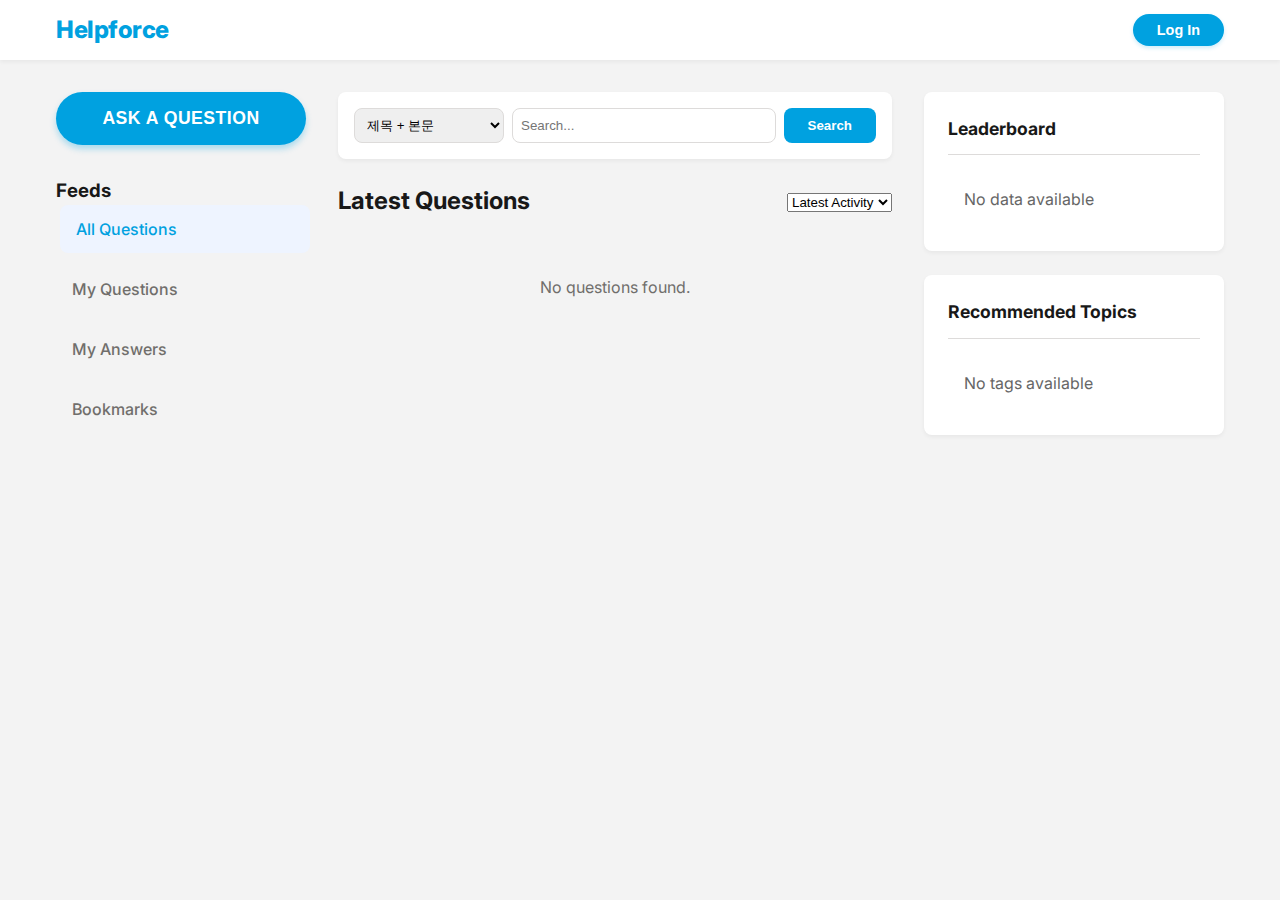
<file: index.html>
<!DOCTYPE html>
<html lang="ko">

<head>
    <meta charset="UTF-8">
    <meta name="viewport" content="width=device-width, initial-scale=1.0">
    <title>Q&A Feed</title>
    <link rel="preconnect" href="https://fonts.googleapis.com">
    <link rel="preconnect" href="https://fonts.gstatic.com" crossorigin>
    <link href="https://fonts.googleapis.com/css2?family=Inter:wght@400;500;600;700&display=swap" rel="stylesheet">
    <link rel="stylesheet" href="styles.css">
</head>

<body>
    <div id="app">
        <!-- Header -->
        <header class="main-header">
            <div class="header-container">
                <div class="logo">Helpforce</div>
                <div class="user-profile" id="user-profile-container">
                    <!-- Profile will be rendered by JavaScript -->
                </div>
            </div>
        </header>

        <!-- Main Layout -->
        <main class="main-layout">
            <!-- Sidebar Left (Filters/Nav) -->
            <aside class="sidebar-left">
                <button id="ask-question-btn" class="btn-primary">Ask a Question</button>
                <div class="filters">
                    <h3>Feeds</h3>
                    <ul>
                        <li><a href="#" class="active" data-filter="all">All Questions</a></li>
                        <li><a href="#" data-filter="my-questions">My Questions</a></li>
                        <li><a href="#" data-filter="my-answers">My Answers</a></li>
                        <li><a href="#" data-filter="bookmarks">Bookmarks</a></li>
                    </ul>
                </div>
            </aside>

            <!-- Feed Content -->
            <section class="feed-container">
                <!-- Search Section -->
                <div class="search-container">
                    <div class="search-box">
                        <select id="search-scope">
                            <option value="content">제목 + 본문</option>
                            <option value="title">제목</option>
                            <option value="body">본문</option>
                        </select>
                        <input type="text" id="search-input" placeholder="Search...">
                        <button id="search-btn">Search</button>
                    </div>
                </div>

                <div class="feed-header">
                    <h2>Latest Questions</h2>
                    <div class="sort-options">
                        <select id="sort-select">
                            <option value="latest">Latest Activity</option>
                            <option value="newest">Newest</option>
                            <option value="votes">Most Votes</option>
                        </select>
                    </div>
                </div>
                <div id="feed-list" class="feed-list">
                    <!-- Feed Items will be injected here -->
                </div>

                <!-- Question Detail View (Hidden by default) -->
                <div id="question-detail" class="question-detail hidden">
                    <button id="back-to-feed" class="btn-secondary" style="margin-bottom: 1rem;">&larr; Back to
                        Feed</button>
                    <div id="detail-content"></div>
                </div>
            </section>

            <!-- Sidebar Right (Trending/Stats) -->
            <aside class="sidebar-right">
                <div class="widget">
                    <h3>Leaderboard</h3>
                    <div id="leaderboard-list" class="leaderboard-list">
                        <!-- Leaderboard items injected here -->
                    </div>
                </div>

                <div class="widget">
                    <h3>Recommended Topics</h3>
                    <div id="recommended-topics-list" class="topic-list">
                        <!-- Topics injected here -->
                    </div>
                </div>
            </aside>
        </main>
    </div>

    <!-- Modals -->
    <div id="question-modal" class="modal hidden">
        <div class="modal-content">
            <span class="close-modal">&times;</span>
            <h2>Ask a Question</h2>
            <form id="question-form">
                <div class="form-group">
                    <label for="q-title">Title</label>
                    <input type="text" id="q-title" placeholder="What's your question?" required>
                </div>
                <div class="form-group">
                    <label for="q-body">Details</label>
                    <textarea id="q-body" rows="5" placeholder="Provide more details..." required></textarea>
                </div>
                <div class="form-group">
                    <label for="q-file" class="file-attachment-label"
                        style="cursor: pointer; display: inline-flex; align-items: center; gap: 0.5rem; color: var(--primary-color); font-weight: 500;">
                        <span>📎</span> Add Image (JPG, PNG)
                        <input type="file" id="q-file" accept=".jpg,.jpeg,.png" style="display: none;">
                    </label>
                    <div id="q-file-name" style="font-size: 0.9rem; color: var(--text-secondary); margin-top: 0.25rem;">
                    </div>
                    <img id="q-preview-img" class="preview-image" alt="Image Preview">
                </div>
                <div class="form-group">
                    <label for="q-tags">Role (Optional)</label>
                    <select id="q-tags">
                        <option value="" disabled selected>Select a role...</option>
                        <option value="Administrator">Administrator</option>
                        <option value="Architect">Architect</option>
                        <option value="Business Analyst">Business Analyst</option>
                        <option value="Consultant">Consultant</option>
                        <option value="Customer Service Professional">Customer Service Professional</option>
                        <option value="Data Analyst">Data Analyst</option>
                        <option value="Developer">Developer</option>
                        <option value="Marketer">Marketer</option>
                        <option value="Not Applicable">Not Applicable</option>
                        <option value="Sales Professional">Sales Professional</option>
                        <option value="UX Designer">UX Designer</option>
                    </select>
                    <div id="selected-roles-container" class="selected-roles-container"></div>
                </div>
                <div class="form-actions">
                    <button type="button" class="btn-secondary close-modal-btn">Cancel</button>
                    <button type="submit" id="post-question-btn" class="btn-primary" disabled>Post Question</button>
                </div>
            </form>
        </div>
    </div>

    <!-- Answer Edit Modal -->
    <div id="answer-edit-modal" class="modal hidden">
        <div class="modal-content">
            <span class="close-modal close-answer-edit">&times;</span>
            <h2>Edit Answer</h2>
            <form id="answer-edit-form">
                <div class="form-group">
                    <label for="edit-answer-body">Details</label>
                    <textarea id="edit-answer-body" rows="5" required></textarea>
                </div>
                <div class="file-attachment-ui">
                    <span>File Attachment (JPG, PNG)</span>
                </div>
                <div class="form-actions">
                    <button type="button" class="btn-secondary close-answer-edit-btn">Cancel</button>
                    <button type="submit" class="btn-primary">Save</button>
                </div>
            </form>
        </div>
    </div>

    <!-- Confirmation Modal -->
    <div id="confirm-modal" class="confirm-modal hidden">
        <div class="confirm-modal-content">
            <h3 class="confirm-modal-title">Delete Question</h3>
            <p class="confirm-modal-message">Are you sure you want to delete this question? This action cannot be
                undone.</p>
            <div class="confirm-modal-actions">
                <button class="btn-cancel" id="confirm-cancel">Cancel</button>
                <button class="btn-delete" id="confirm-delete">Delete</button>
            </div>
        </div>
    </div>

    <script src="api.js"></script>
    <script src="script.js"></script>
</body>

</html>
</file>
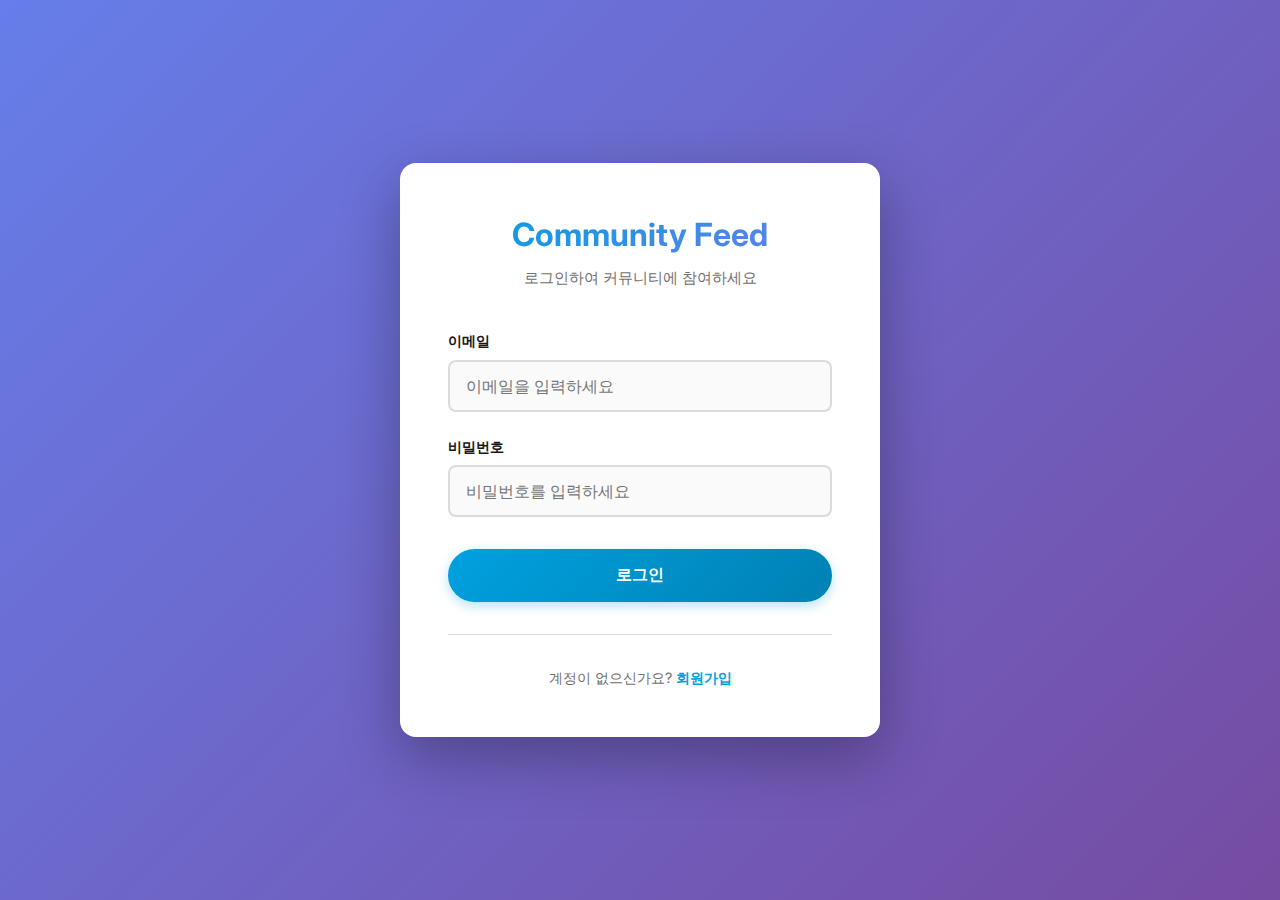
<file: login.html>
<!DOCTYPE html>
<html lang="ko">

<head>
    <meta charset="UTF-8">
    <meta name="viewport" content="width=device-width, initial-scale=1.0">
    <title>로그인 - Community Feed</title>
    <link rel="preconnect" href="https://fonts.googleapis.com">
    <link rel="preconnect" href="https://fonts.gstatic.com" crossorigin>
    <link href="https://fonts.googleapis.com/css2?family=Inter:wght@400;500;600;700&display=swap" rel="stylesheet">
    <link rel="stylesheet" href="auth.css">
</head>

<body>
    <div class="auth-container">
        <div class="auth-card">
            <div class="auth-header">
                <h1 class="auth-logo">Community Feed</h1>
                <p class="auth-subtitle">로그인하여 커뮤니티에 참여하세요</p>
            </div>

            <form id="login-form" class="auth-form">
                <div class="form-group">
                    <label for="email">이메일</label>
                    <input type="email" id="email" name="email" placeholder="이메일을 입력하세요" required>
                </div>

                <div class="form-group">
                    <label for="password">비밀번호</label>
                    <input type="password" id="password" name="password" placeholder="비밀번호를 입력하세요" required>
                </div>

                <button type="submit" class="btn-primary btn-full">로그인</button>
            </form>

            <div class="auth-footer">
                <p>계정이 없으신가요? <a href="signup.html" class="auth-link">회원가입</a></p>
            </div>
        </div>
    </div>

    <script src="api.js"></script>
    <script src="auth.js"></script>
</body>

</html>
</file>
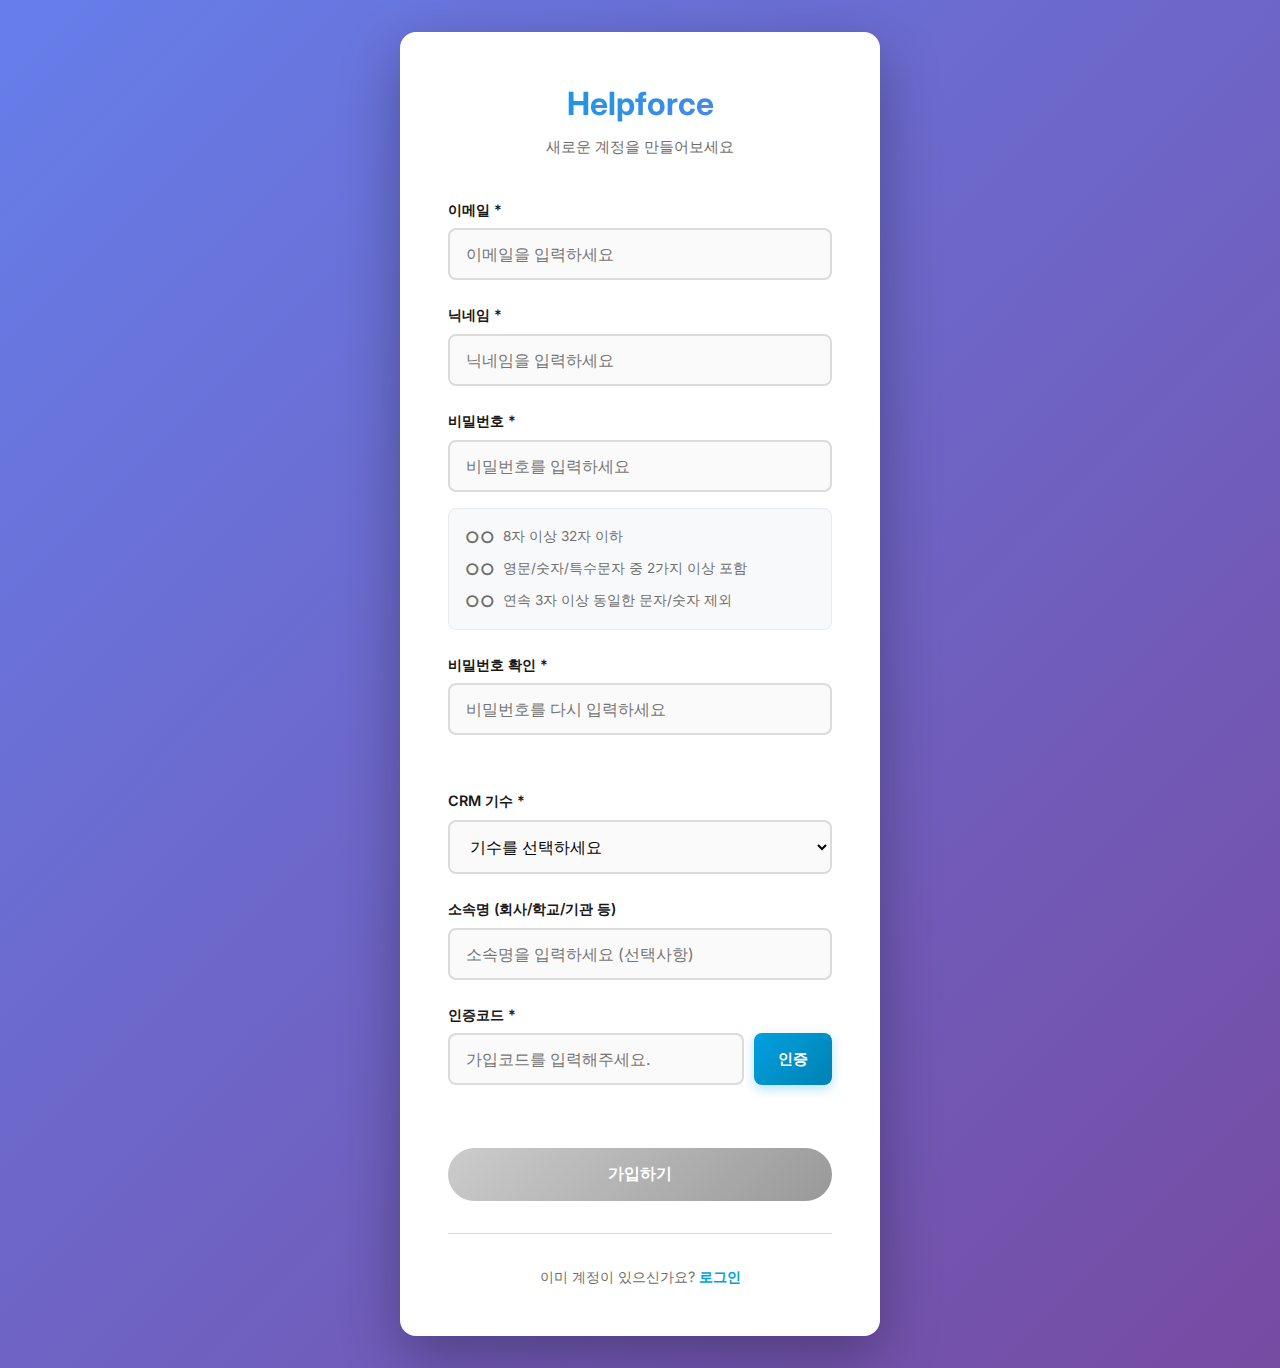
<file: signup.html>
<!DOCTYPE html>
<html lang="ko">

<head>
    <meta charset="UTF-8">
    <meta name="viewport" content="width=device-width, initial-scale=1.0">
    <title>회원가입 - Helpforce</title>
    <link rel="preconnect" href="https://fonts.googleapis.com">
    <link rel="preconnect" href="https://fonts.gstatic.com" crossorigin>
    <link href="https://fonts.googleapis.com/css2?family=Inter:wght@400;500;600;700&display=swap" rel="stylesheet">
    <link rel="stylesheet" href="auth.css">
</head>

<body>
    <div class="auth-container">
        <div class="auth-card">
            <div class="auth-header">
                <h1 class="auth-logo">Helpforce</h1>
                <p class="auth-subtitle">새로운 계정을 만들어보세요</p>
            </div>

            <form id="signup-form" class="auth-form">
                <div class="form-group">
                    <label for="email">이메일 *</label>
                    <input type="email" id="email" name="email" placeholder="이메일을 입력하세요" required>
                </div>

                <div class="form-group">
                    <label for="nickname">닉네임 *</label>
                    <input type="text" id="nickname" name="nickname" placeholder="닉네임을 입력하세요" required>
                </div>

                <div class="form-group">
                    <label for="password">비밀번호 *</label>
                    <input type="password" id="password" name="password" placeholder="비밀번호를 입력하세요" required>
                    <div class="password-requirements">
                        <div class="requirement" id="req-length">
                            <span class="req-icon">○</span>
                            <span class="req-text">8자 이상 32자 이하</span>
                        </div>
                        <div class="requirement" id="req-types">
                            <span class="req-icon">○</span>
                            <span class="req-text">영문/숫자/특수문자 중 2가지 이상 포함</span>
                        </div>
                        <div class="requirement" id="req-consecutive">
                            <span class="req-icon">○</span>
                            <span class="req-text">연속 3자 이상 동일한 문자/숫자 제외</span>
                        </div>
                    </div>
                </div>

                <div class="form-group">
                    <label for="password-confirm">비밀번호 확인 *</label>
                    <input type="password" id="password-confirm" name="password-confirm" placeholder="비밀번호를 다시 입력하세요"
                        required>
                    <div class="validation-message" id="password-match-message"></div>
                </div>

                <div class="form-group">
                    <label for="crm-cohort">CRM 기수 *</label>
                    <select id="crm-cohort" name="crm-cohort" required>
                        <option value="" disabled selected>기수를 선택하세요</option>
                        <option value="1기">1기</option>
                        <option value="2기">2기</option>
                        <option value="3기">3기</option>
                        <option value="4기">4기</option>
                        <option value="5기">5기</option>
                    </select>
                </div>

                <div class="form-group">
                    <label for="affiliation">소속명 (회사/학교/기관 등)</label>
                    <input type="text" id="affiliation" name="affiliation" placeholder="소속명을 입력하세요 (선택사항)">
                </div>

                <div class="form-group">
                    <label for="auth-code">인증코드 *</label>
                    <div style="display: flex; gap: 10px;">
                        <input type="text" id="auth-code" placeholder="가입코드를 입력해주세요." style="flex: 1;">
                        <button type="button" id="verify-code-btn" class="btn-primary"
                            style="width: auto; margin: 0; padding: 0 1.5rem; border-radius: 8px; font-size: 0.95rem;">인증</button>
                    </div>
                    <div class="validation-message" id="auth-code-message"></div>
                </div>

                <button type="submit" class="btn-primary btn-full">가입하기</button>
            </form>

            <div class="auth-footer">
                <p>이미 계정이 있으신가요? <a href="login.html" class="auth-link">로그인</a></p>
            </div>
        </div>
    </div>

    <script src="api.js"></script>
    <script src="auth.js"></script>
</body>

</html>
</file>
<file: styles.css>
﻿:root {
    --primary-color: #00A1E0;
    --primary-hover: #0081b3;
    --bg-color: #F3F3F3;
    --card-bg: #FFFFFF;
    --text-main: #181818;
    --text-secondary: #706e6b;
    --border-color: #dddbda;
    --shadow-sm: 0 2px 4px rgba(0, 0, 0, 0.05);
    --radius-md: 8px;
    --radius-full: 9999px;
    --font-family: 'Inter', sans-serif;
}

* {
    box-sizing: border-box;
    margin: 0;
    padding: 0;
}

body {
    font-family: var(--font-family);
    background-color: var(--bg-color);
    color: var(--text-main);
    line-height: 1.5;
}

/* Layout */
.main-header {
    background-color: var(--card-bg);
    box-shadow: var(--shadow-sm);
    position: sticky;
    top: 0;
    z-index: 100;
    padding: 0.75rem 0;
}

.header-container {
    max-width: 1200px;
    margin: 0 auto;
    padding: 0 1rem;
    display: flex;
    justify-content: space-between;
    align-items: center;
}

.logo {
    font-weight: 800;
    font-size: 1.5rem;
    color: var(--primary-color);
    cursor: pointer;
    letter-spacing: -0.5px;
}

/* User Profile & Dropdown */
.user-profile {
    position: relative;
}

.avatar {
    width: 40px;
    height: 40px;
    border-radius: 50%;
    cursor: pointer;
    border: 2px solid transparent;
    transition: border-color 0.2s;
    object-fit: cover;
}

.avatar:hover {
    border-color: var(--primary-color);
}

.profile-dropdown {
    position: absolute;
    top: calc(100% + 10px);
    right: 0;
    width: 280px;
    background-color: var(--card-bg);
    border-radius: var(--radius-md);
    box-shadow: 0 4px 16px rgba(0, 0, 0, 0.15);
    z-index: 1000;
    overflow: hidden;
    border: 1px solid var(--border-color);
    display: none;
    animation: dropdownFadeIn 0.2s ease-out;
}

@keyframes dropdownFadeIn {
    from {
        opacity: 0;
        transform: translateY(-10px);
    }

    to {
        opacity: 1;
        transform: translateY(0);
    }
}

.profile-dropdown.show {
    display: block;
}

.dropdown-header {
    padding: 1.5rem;
    background: linear-gradient(135deg, #f8f9fa 0%, #e9ecef 100%);
    border-bottom: 1px solid var(--border-color);
    display: flex;
    flex-direction: column;
    align-items: center;
    text-align: center;
}

.dropdown-header .avatar-large {
    width: 64px;
    height: 64px;
    border-radius: 50%;
    margin-bottom: 0.75rem;
    border: 3px solid white;
    box-shadow: 0 2px 8px rgba(0, 0, 0, 0.1);
    object-fit: cover;
}

.dropdown-user-name {
    font-weight: 700;
    font-size: 1.1rem;
    color: var(--text-main);
    margin-bottom: 0.25rem;
}

.dropdown-user-meta {
    font-size: 0.85rem;
    color: var(--text-secondary);
    line-height: 1.4;
}

.dropdown-actions {
    padding: 0.5rem;
}

.dropdown-item {
    display: block;
    padding: 0.75rem 1rem;
    color: var(--text-main);
    text-decoration: none;
    font-weight: 500;
    border-radius: var(--radius-md);
    transition: all 0.2s;
    cursor: pointer;
    font-size: 0.95rem;
}

.dropdown-item:hover {
    background-color: #eef4ff;
    color: var(--primary-color);
}

.dropdown-item.logout {
    color: #c23934;
    border-top: 1px solid var(--border-color);
    margin-top: 0.5rem;
    padding-top: 1rem;
}

.dropdown-item.logout:hover {
    background-color: #fff5f5;
}

.login-btn {
    background-color: var(--primary-color);
    color: white;
    border: none;
    padding: 0.5rem 1.5rem;
    border-radius: var(--radius-full);
    font-weight: 600;
    cursor: pointer;
    font-size: 0.9rem;
    transition: all 0.2s;
    box-shadow: 0 2px 4px rgba(0, 161, 224, 0.2);
}

.login-btn:hover {
    background-color: var(--primary-hover);
    box-shadow: 0 4px 8px rgba(0, 161, 224, 0.3);
    transform: translateY(-1px);
}

.main-layout {
    max-width: 1200px;
    margin: 2rem auto;
    padding: 0 1rem;
    display: grid;
    grid-template-columns: 250px 1fr 300px;
    gap: 2rem;
}

.main-layout.detail-active {
    grid-template-columns: 250px 1fr;
}

/* Sidebar Left */
.sidebar-left .btn-primary {
    width: 100%;
    margin-bottom: 2rem;
    padding: 1rem 1.5rem;
    font-size: 1.1rem;
    font-weight: 700;
    box-shadow: 0 4px 6px rgba(0, 161, 224, 0.3);
    letter-spacing: 0.5px;
    text-transform: uppercase;
}

.filters ul {
    list-style: none;
}

.filters li {
    margin-bottom: 0.75rem;
}

.filters a {
    text-decoration: none;
    color: var(--text-secondary);
    font-weight: 500;
    display: block;
    padding: 0.75rem 1rem;
    border-radius: var(--radius-md);
    transition: all 0.2s;
    font-size: 1rem;
}

.filters a:hover,
.filters a.active {
    background-color: #eef4ff;
    color: var(--primary-color);
    transform: translateX(4px);
}

/* Feed Container */
.feed-header {
    display: flex;
    justify-content: space-between;
    align-items: center;
    margin-bottom: 1.5rem;
}

.feed-list {
    display: flex;
    flex-direction: column;
    gap: 1.5rem;
}

/* Feed Item Card */
.feed-item {
    background-color: var(--card-bg);
    border-radius: var(--radius-md);
    padding: 2rem;
    box-shadow: var(--shadow-sm);
    border: 1px solid transparent;
    transition: all 0.2s;
}

.feed-item:hover {
    border-color: var(--primary-color);
    box-shadow: 0 4px 12px rgba(0, 0, 0, 0.08);
    transform: translateY(-2px);
}

.user-info {
    display: flex;
    align-items: center;
    gap: 0.75rem;
    margin-bottom: 0.75rem;
}

.avatar-sm {
    width: 32px;
    height: 32px;
    border-radius: 50%;
}

.user-name {
    font-weight: 600;
    font-size: 0.9rem;
}

.post-meta {
    font-size: 0.8rem;
    color: var(--text-secondary);
}

.question-title {
    font-size: 1.1rem;
    font-weight: 700;
    margin-bottom: 0.5rem;
    color: var(--text-main);
    text-decoration: none;
    display: block;
}

.question-body {
    margin-bottom: 1rem;
    color: var(--text-main);
    display: -webkit-box;
    -webkit-line-clamp: 3;
    -webkit-box-orient: vertical;
    overflow: hidden;
    line-clamp: 3;
}

.tags {
    display: flex;
    flex-wrap: wrap;
    gap: 0.5rem;
    margin-bottom: 1rem;
}

.tag {
    background-color: #eef4ff;
    color: var(--primary-color);
    padding: 0.25rem 0.75rem;
    border-radius: var(--radius-full);
    font-size: 0.8rem;
    font-weight: 500;
}

.feed-stats {
    display: flex;
    gap: 1.5rem;
    border-top: 1px solid var(--border-color);
    padding-top: 0.75rem;
    font-size: 0.85rem;
    color: var(--text-secondary);
}

.stat-item {
    display: flex;
    align-items: center;
    gap: 0.25rem;
    cursor: pointer;
    transition: color 0.2s;
}

.stat-item:hover {
    color: var(--primary-color);
}

/* Detail View */
.question-detail {
    background-color: var(--card-bg);
    border-radius: var(--radius-md);
    padding: 2rem;
    box-shadow: var(--shadow-sm);
}

.detail-header {
    margin-bottom: 2rem;
    border-bottom: 1px solid var(--border-color);
    padding-bottom: 1.5rem;
}

.detail-title {
    font-size: 1.5rem;
    font-weight: 700;
    margin-bottom: 1rem;
    color: var(--text-main);
}

.detail-body {
    font-size: 1rem;
    line-height: 1.6;
    color: var(--text-main);
    margin-bottom: 1.5rem;
}

.answers-section {
    margin-top: 2rem;
}

.answers-header {
    font-size: 1.25rem;
    font-weight: 600;
    margin-bottom: 1rem;
}

.answer-item {
    border-top: 1px solid var(--border-color);
    padding: 1.5rem 0;
}

.answer-body {
    margin-bottom: 1rem;
}

.accepted-answer {
    border-left: 4px solid #2e844a;
    padding-left: 1rem;
    background-color: #f4fbf6;
}

.accepted-badge {
    background-color: #04844b;
    color: white;
    font-size: 0.75rem;
    padding: 0.25rem 1rem 0.25rem 0.6rem;
    /* Increased right padding */
    border-radius: var(--radius-full);
    display: inline-flex;
    align-items: center;
    gap: 0.35rem;
    font-weight: 600;
    margin-bottom: 0.5rem;
}

/* Sidebar Right */
.sidebar-right {
    display: flex;
    flex-direction: column;
    gap: 1.5rem;
}

.widget {
    background-color: var(--card-bg);
    padding: 1.5rem;
    border-radius: var(--radius-md);
    box-shadow: var(--shadow-sm);
}

.widget h3 {
    font-size: 1.1rem;
    margin-bottom: 1rem;
    font-weight: 700;
    color: var(--text-main);
    border-bottom: 1px solid var(--border-color);
    padding-bottom: 0.75rem;
}

/* Leaderboard Widget */
.leaderboard-list {
    display: flex;
    flex-direction: column;
    gap: 1rem;
}

.leaderboard-item {
    display: flex;
    align-items: center;
    justify-content: space-between;
    padding-bottom: 0.75rem;
    border-bottom: 1px solid #f0f0f0;
}

.leaderboard-item:last-child {
    border-bottom: none;
    padding-bottom: 0;
}

.lb-user-info {
    display: flex;
    align-items: center;
    gap: 0.75rem;
}

.lb-rank {
    font-weight: 700;
    color: var(--text-secondary);
    font-size: 0.9rem;
    width: 20px;
}

.lb-details {
    display: flex;
    flex-direction: column;
}

.lb-name {
    font-weight: 600;
    font-size: 0.95rem;
    color: var(--primary-color);
}

.lb-points {
    font-size: 0.8rem;
    color: var(--text-secondary);
}

.btn-icon-sm {
    background: none;
    border: 1px solid var(--primary-color);
    color: var(--primary-color);
    border-radius: 4px;
    width: 28px;
    height: 28px;
    display: flex;
    align-items: center;
    justify-content: center;
    cursor: pointer;
    transition: all 0.2s;
}

.btn-icon-sm:hover {
    background-color: var(--primary-color);
    color: white;
}

/* Recommended Topics Widget - COMPACT VERSION */
.topic-list {
    display: flex;
    flex-direction: column;
    gap: 0.25rem;
}

.topic-item {
    display: flex;
    align-items: center;
    justify-content: space-between;
    padding: 0.35rem 0.5rem;
    border-bottom: 1px solid #f0f0f0;
    transition: background-color 0.2s;
    border-radius: 4px;
    cursor: pointer;
}

.topic-item:hover {
    background-color: #f3f9ff;
}

.topic-item.active-topic {
    background-color: #eef4ff;
    border-left: 3px solid var(--primary-color);
}

.topic-item:last-child {
    border-bottom: none;
}

.topic-info {
    display: flex;
    align-items: center;
    justify-content: space-between;
    width: 100%;
}

.topic-details {
    display: flex;
    flex-direction: column;
}

.topic-name {
    font-weight: 500;
    font-size: 0.85rem;
    color: var(--text-main);
}

.topic-stats {
    font-size: 0.75rem;
    color: var(--text-secondary);
    background-color: #f0f0f0;
    padding: 0.1rem 0.4rem;
    border-radius: 10px;
}

/* Buttons */
.btn-primary {
    background-color: var(--primary-color);
    color: white;
    border: none;
    padding: 0.75rem 1.5rem;
    border-radius: var(--radius-full);
    font-weight: 600;
    cursor: pointer;
    transition: background-color 0.2s;
}

.btn-primary:hover {
    background-color: var(--primary-hover);
}

.btn-primary:disabled {
    background-color: #c9c7c5;
    cursor: not-allowed;
    opacity: 1;
}

.btn-secondary {
    background-color: transparent;
    color: var(--text-secondary);
    border: 1px solid var(--border-color);
    padding: 0.75rem 1.5rem;
    border-radius: var(--radius-full);
    font-weight: 600;
    cursor: pointer;
}

/* Modal */
.hidden {
    display: none !important;
}

.modal {
    position: fixed;
    top: 0;
    left: 0;
    width: 100%;
    height: 100%;
    background-color: rgba(0, 0, 0, 0.5);
    display: flex;
    justify-content: center;
    align-items: center;
    z-index: 1000;
}

.modal-content {
    background-color: var(--card-bg);
    padding: 2rem;
    border-radius: var(--radius-md);
    width: 100%;
    max-width: 600px;
    position: relative;
}

.close-modal {
    position: absolute;
    top: 1rem;
    right: 1rem;
    font-size: 1.5rem;
    cursor: pointer;
    color: var(--text-secondary);
}

.form-group {
    margin-bottom: 1rem;
}

.form-group label {
    display: block;
    margin-bottom: 0.5rem;
    font-weight: 500;
}

.form-group input,
.form-group textarea,
.form-group select {
    width: 100%;
    padding: 0.75rem;
    border: 1px solid var(--border-color);
    border-radius: var(--radius-md);
    font-family: inherit;
}

.form-actions {
    display: flex;
    justify-content: flex-end;
    gap: 1rem;
    margin-top: 1.5rem;
}

/* Feed Post Actions */
.feed-item-header {
    display: flex;
    justify-content: space-between;
    align-items: flex-start;
    margin-bottom: 0.75rem;
}

.feed-item-actions {
    display: flex;
    gap: 0.5rem;
    align-items: center;
}

.favorite-btn {
    background: none;
    border: 1px solid #dddbda;
    cursor: pointer;
    font-size: 1.25rem;
    width: 32px;
    height: 32px;
    padding: 0;
    transition: all 0.2s;
    color: #706e6b;
    border-radius: 4px;
    display: flex;
    align-items: center;
    justify-content: center;
}

.favorite-btn:hover {
    border-color: #0176D3;
    color: #0176D3;
    background-color: #f3f9ff;
}

.favorite-btn.favorited {
    background-color: #fff;
    border-color: #0176D3;
    color: #0176D3;
}

.post-menu-btn {
    background: none;
    border: 1px solid #dddbda;
    cursor: pointer;
    font-size: 0.8rem;
    width: 32px;
    height: 32px;
    padding: 0;
    color: #706e6b;
    position: relative;
    transition: all 0.2s;
    border-radius: 4px;
    display: flex;
    align-items: center;
    justify-content: center;
}

.post-menu-btn:hover {
    border-color: #0176D3;
    color: #0176D3;
    background-color: #f3f9ff;
}

.post-menu-dropdown {
    position: absolute;
    top: 100%;
    right: 0;
    background-color: var(--card-bg);
    border: 1px solid var(--border-color);
    border-radius: var(--radius-md);
    box-shadow: 0 4px 12px rgba(0, 0, 0, 0.15);
    min-width: 150px;
    z-index: 100;
    display: none;
    overflow: hidden;
    margin-top: 0.25rem;
}

.post-menu-dropdown.show {
    display: block;
}

.post-menu-item {
    display: flex;
    align-items: center;
    gap: 0.75rem;
    width: 100%;
    padding: 0.75rem 1rem;
    border: none;
    background: none;
    text-align: left;
    cursor: pointer;
    font-size: 0.9rem;
    font-weight: 500;
    color: var(--text-main);
    transition: all 0.2s;
}

.post-menu-item:hover {
    background-color: #f3f9ff;
}

.post-menu-item .menu-icon {
    font-size: 1.1rem;
    width: 20px;
    display: flex;
    align-items: center;
    justify-content: center;
}

.post-menu-item.delete {
    border-top: 1px solid var(--border-color);
}

.post-menu-item.delete:hover {
    background-color: #fff5f5;
}

/* Confirmation Modal */
.confirm-modal {
    position: fixed;
    top: 0;
    left: 0;
    width: 100%;
    height: 100%;
    background-color: rgba(0, 0, 0, 0.5);
    display: flex;
    justify-content: center;
    align-items: center;
    z-index: 2000;
}

.confirm-modal-content {
    background-color: var(--card-bg);
    padding: 2rem;
    border-radius: var(--radius-md);
    max-width: 400px;
    width: 90%;
}

.confirm-modal-title {
    font-size: 1.25rem;
    margin-bottom: 1rem;
    color: var(--text-main);
}

.confirm-modal-message {
    margin-bottom: 1.5rem;
    color: var(--text-secondary);
}

.confirm-modal-actions {
    display: flex;
    justify-content: flex-end;
    gap: 1rem;
}

.btn-cancel,
.btn-delete {
    padding: 0.5rem 1.5rem;
    border-radius: var(--radius-md);
    font-weight: 600;
    cursor: pointer;
    border: none;
    transition: all 0.2s;
}

.btn-cancel {
    background-color: #f3f3f3;
    color: var(--text-main);
}

.btn-cancel:hover {
    background-color: #e0e0e0;
}

.btn-delete {
    background-color: #c23934;
    color: white;
}

.btn-delete:hover {
    background-color: #a52a2a;
}

/* Toast Notification */
.toast-notification {
    position: fixed;
    bottom: 2rem;
    right: 2rem;
    background-color: #04844b;
    color: white;
    padding: 1rem 1.5rem;
    border-radius: var(--radius-md);
    box-shadow: 0 4px 12px rgba(0, 0, 0, 0.15);
    display: flex;
    align-items: center;
    gap: 0.5rem;
    z-index: 3000;
    animation: slideIn 0.3s ease-out;
}

@keyframes slideIn {
    from {
        transform: translateX(400px);
        opacity: 0;
    }

    to {
        transform: translateX(0);
        opacity: 1;
    }
}

.toast-notification.fade-out {
    animation: fadeOut 0.3s ease-out forwards;
}

@keyframes fadeOut {
    to {
        opacity: 0;
        transform: translateY(20px);
    }
}

/* Search Container */
.search-container {
    margin-bottom: 1.5rem;
}

.search-box {
    display: flex;
    gap: 0.5rem;
    background-color: var(--card-bg);
    padding: 1rem;
    border-radius: var(--radius-md);
    box-shadow: var(--shadow-sm);
}

.search-box select,
.search-box input {
    padding: 0.5rem;
    border: 1px solid var(--border-color);
    border-radius: var(--radius-md);
}

.search-box select {
    min-width: 150px;
}

.search-box input {
    flex: 1;
}

.search-box button {
    padding: 0.5rem 1.5rem;
    background-color: var(--primary-color);
    color: white;
    border: none;
    border-radius: var(--radius-md);
    cursor: pointer;
    font-weight: 600;
    transition: background-color 0.2s;
}

.search-box button:hover {
    background-color: var(--primary-hover);
}

/* Pagination */
.pagination-container {
    display: flex;
    justify-content: center;
    gap: 0.5rem;
    margin-top: 2rem;
}

.pagination-btn {
    padding: 0.5rem 1rem;
    border: 1px solid var(--border-color);
    background-color: var(--card-bg);
    color: var(--text-main);
    border-radius: var(--radius-md);
    cursor: pointer;
    transition: all 0.2s;
}

.pagination-btn:hover:not(:disabled) {
    background-color: var(--primary-color);
    color: white;
    border-color: var(--primary-color);
}

.pagination-btn.active {
    background-color: var(--primary-color);
    color: white;
    border-color: var(--primary-color);
}

.pagination-btn:disabled {
    opacity: 0.5;
    cursor: not-allowed;
}

/* Role Badges */
.selected-roles-container {
    display: flex;
    flex-wrap: wrap;
    gap: 0.5rem;
    margin-top: 0.5rem;
}

.role-badge {
    background-color: #eef4ff;
    color: var(--primary-color);
    padding: 0.25rem 0.75rem;
    border-radius: var(--radius-full);
    font-size: 0.85rem;
    font-weight: 500;
    cursor: pointer;
    transition: all 0.2s;
}

.role-badge:hover {
    background-color: #d0e7ff;
}

/* Answer Input */
.answer-input-container {
    margin-top: 1.5rem;
    padding: 1rem;
    background-color: #f8f9fa;
    border-radius: var(--radius-md);
}

.answer-input-header {
    display: flex;
    align-items: center;
    gap: 0.5rem;
    margin-bottom: 0.5rem;
    font-weight: 500;
    color: var(--text-secondary);
}

.answer-textarea {
    width: 100%;
    min-height: 100px;
    padding: 0.75rem;
    border: 1px solid var(--border-color);
    border-radius: var(--radius-md);
    font-family: inherit;
    resize: vertical;
}

.answer-controls {
    display: flex;
    justify-content: space-between;
    align-items: center;
    margin-top: 0.5rem;
}

.file-attachment-ui {
    color: var(--text-secondary);
    font-size: 0.85rem;
    cursor: pointer;
    display: flex;
    align-items: center;
    max-width: 60%;
    white-space: nowrap;
    overflow: hidden;
}

.file-name-display {
    margin-left: 0.5rem;
    color: var(--primary-color);
    overflow: hidden;
    text-overflow: ellipsis;
    display: block;
}

.answer-submit-actions {
    display: flex;
    gap: 0.5rem;
    flex-shrink: 0;
}

/* Answer Actions */
.answer-actions {
    display: flex;
    gap: 1rem;
    margin-top: 1rem;
}

.like-btn {
    background: none;
    border: 1px solid var(--border-color);
    padding: 0.5rem 1rem;
    border-radius: var(--radius-md);
    cursor: pointer;
    display: flex;
    align-items: center;
    gap: 0.5rem;
    transition: all 0.2s;
    color: var(--text-secondary);
}

.like-btn:hover {
    border-color: var(--primary-color);
    color: var(--primary-color);
}

.like-btn.liked {
    background-color: #eef4ff;
    border-color: var(--primary-color);
    color: var(--primary-color);
}

.accept-btn {
    background: white;
    border: 1px solid #00A1E0;
    padding: 0.5rem 1rem;
    border-radius: var(--radius-full);
    cursor: pointer;
    transition: all 0.2s;
    color: #00A1E0;
    font-weight: 600;
    font-size: 0.85rem;
}

.accept-btn:hover {
    background-color: #eef4ff;
    box-shadow: 0 2px 4px rgba(0, 161, 224, 0.2);
}

.unaccept-btn {
    border-color: #c23934;
    color: #c23934;
}

.unaccept-btn:hover {
    background-color: #fff5f5;
    box-shadow: 0 2px 4px rgba(194, 57, 52, 0.2);
}

.answer-header {
    display: flex;
    justify-content: space-between;
    align-items: flex-start;
    margin-bottom: 0.75rem;
}

.answer-menu-btn {
    background: none;
    border: 1px solid #dddbda;
    cursor: pointer;
    font-size: 0.8rem;
    width: 32px;
    height: 32px;
    padding: 0;
    color: #706e6b;
    position: relative;
    transition: all 0.2s;
    border-radius: 4px;
    display: flex;
    align-items: center;
    justify-content: center;
}

.answer-menu-btn:hover {
    border-color: #0176D3;
    color: #0176D3;
    background-color: #f3f9ff;
}


/* Image Handling */
.preview-image {
    max-width: 100%;
    max-height: 200px;
    border-radius: var(--radius-md);
    margin-top: 0.5rem;
    border: 1px solid var(--border-color);
    display: none;
    object-fit: contain;
}

/* Image Handling */
.preview-image {
    max-width: 100%;
    max-height: 200px;
    border-radius: var(--radius-md);
    margin-top: 0.5rem;
    border: 1px solid var(--border-color);
    display: none;
    object-fit: contain;
}

.preview-image.show {
    display: block;
    margin-left: auto;
    margin-right: auto;
    /* Center alignment */
}

.uploaded-image {
    max-width: 100%;
    height: auto;
    border-radius: var(--radius-md);
    margin-top: 1rem;
    display: block;
    cursor: pointer;
    box-shadow: var(--shadow-sm);
    border: 1px solid var(--border-color);
}

/* Answer Header Refinement */
.answer-header-top {
    display: flex;
    justify-content: flex-start;
    /* Changed to flex-start per user request */
    align-items: center;
    width: 100%;
    gap: 1rem;
}

.answer-badge-container {
    padding-left: 0;
    flex-shrink: 0;
    margin-right: 1rem;
    /* Increase spacing */
    margin-top: 0.1rem;
    /* Slight adjustment for visual alignment with text */
}

.solved-badge {
    background-color: #04844b;
    color: white;
    font-size: 0.75rem;
    padding: 0.25rem 0.6rem;
    border-radius: var(--radius-full);
    display: inline-flex;
    align-items: center;
    gap: 0.35rem;
    font-weight: 600;
}

/* Responsive */
@media (max-width: 900px) {
    .main-layout {
        grid-template-columns: 1fr;
    }

    .sidebar-left,
    .sidebar-right {
        display: none;
    }
}
</file>
<file: auth.css>
:root {
    --primary-color: #00A1E0;
    --primary-hover: #0081b3;
    --bg-color: #F3F3F3;
    --card-bg: #FFFFFF;
    --text-main: #181818;
    --text-secondary: #706e6b;
    --border-color: #dddbda;
    --success-color: #2e844a;
    --error-color: #c23934;
    --shadow-sm: 0 2px 4px rgba(0, 0, 0, 0.05);
    --shadow-md: 0 4px 12px rgba(0, 0, 0, 0.1);
    --radius-md: 8px;
    --radius-full: 9999px;
    --font-family: 'Inter', sans-serif;
}

* {
    box-sizing: border-box;
    margin: 0;
    padding: 0;
}

body {
    font-family: var(--font-family);
    background: linear-gradient(135deg, #667eea 0%, #764ba2 100%);
    color: var(--text-main);
    line-height: 1.5;
    min-height: 100vh;
    display: flex;
    align-items: center;
    justify-content: center;
    padding: 2rem;
}

/* Auth Container */
.auth-container {
    width: 100%;
    max-width: 480px;
    animation: fadeInUp 0.5s ease-out;
}

@keyframes fadeInUp {
    from {
        opacity: 0;
        transform: translateY(20px);
    }

    to {
        opacity: 1;
        transform: translateY(0);
    }
}

.auth-card {
    background-color: var(--card-bg);
    border-radius: 16px;
    padding: 3rem;
    box-shadow: 0 20px 60px rgba(0, 0, 0, 0.3);
}

/* Auth Header */
.auth-header {
    text-align: center;
    margin-bottom: 2.5rem;
}

.auth-logo {
    font-size: 2rem;
    font-weight: 700;
    color: var(--primary-color);
    margin-bottom: 0.5rem;
    background: linear-gradient(135deg, var(--primary-color) 0%, #667eea 100%);
    -webkit-background-clip: text;
    -webkit-text-fill-color: transparent;
    background-clip: text;
}

.auth-subtitle {
    color: var(--text-secondary);
    font-size: 0.95rem;
}

/* Form Styles */
.auth-form {
    display: flex;
    flex-direction: column;
    gap: 1.5rem;
}

.form-group {
    display: flex;
    flex-direction: column;
    gap: 0.5rem;
}

.form-group label {
    font-weight: 600;
    font-size: 0.9rem;
    color: var(--text-main);
}

.form-group input,
.form-group select {
    width: 100%;
    padding: 0.875rem 1rem;
    border: 2px solid var(--border-color);
    border-radius: var(--radius-md);
    font-family: inherit;
    font-size: 1rem;
    transition: all 0.2s;
    background-color: #fafafa;
}

.form-group input:focus,
.form-group select:focus {
    outline: none;
    border-color: var(--primary-color);
    background-color: white;
    box-shadow: 0 0 0 3px rgba(0, 161, 224, 0.1);
}

.form-group input.valid {
    border-color: var(--success-color);
    background-color: #f4fbf6;
}

.form-group input.invalid {
    border-color: var(--error-color);
    background-color: #fff5f5;
}

/* Password Requirements */
.password-requirements {
    display: flex;
    flex-direction: column;
    gap: 0.5rem;
    margin-top: 0.5rem;
    padding: 1rem;
    background-color: #f8f9fa;
    border-radius: var(--radius-md);
    border: 1px solid #e9ecef;
}

.requirement {
    display: flex;
    align-items: center;
    gap: 0.5rem;
    font-size: 0.85rem;
    color: var(--text-secondary);
    transition: all 0.2s;
}

.requirement.met {
    color: var(--success-color);
}

.req-icon {
    font-weight: 700;
    font-size: 1rem;
}

.requirement.met .req-icon {
    color: var(--success-color);
}

.requirement.met .req-icon::before {
    content: "✓";
}

.requirement:not(.met) .req-icon::before {
    content: "○";
}

/* Validation Messages */
.validation-message {
    font-size: 0.85rem;
    margin-top: 0.25rem;
    min-height: 1.2rem;
}

.validation-message.error {
    color: var(--error-color);
}

.validation-message.success {
    color: var(--success-color);
}

/* Buttons */
.btn-primary {
    background: linear-gradient(135deg, var(--primary-color) 0%, #0081b3 100%);
    color: white;
    border: none;
    padding: 1rem 2rem;
    border-radius: var(--radius-full);
    font-weight: 600;
    font-size: 1rem;
    cursor: pointer;
    transition: all 0.3s;
    box-shadow: 0 4px 12px rgba(0, 161, 224, 0.3);
    position: relative;
    overflow: hidden;
}

.btn-primary::before {
    content: '';
    position: absolute;
    top: 0;
    left: -100%;
    width: 100%;
    height: 100%;
    background: linear-gradient(90deg, transparent, rgba(255, 255, 255, 0.3), transparent);
    transition: left 0.5s;
}

.btn-primary:hover::before {
    left: 100%;
}

.btn-primary:hover {
    transform: translateY(-2px);
    box-shadow: 0 6px 20px rgba(0, 161, 224, 0.4);
}

.btn-primary:active {
    transform: translateY(0);
}

.btn-primary:disabled {
    background: linear-gradient(135deg, #ccc 0%, #999 100%);
    cursor: not-allowed;
    box-shadow: none;
    transform: none;
}

.btn-full {
    width: 100%;
    margin-top: 0.5rem;
}

/* Auth Footer */
.auth-footer {
    text-align: center;
    margin-top: 2rem;
    padding-top: 2rem;
    border-top: 1px solid var(--border-color);
}

.auth-footer p {
    color: var(--text-secondary);
    font-size: 0.9rem;
}

.auth-link {
    color: var(--primary-color);
    text-decoration: none;
    font-weight: 600;
    transition: all 0.2s;
}

.auth-link:hover {
    color: var(--primary-hover);
    text-decoration: underline;
}

/* Responsive */
@media (max-width: 600px) {
    body {
        padding: 1rem;
    }

    .auth-card {
        padding: 2rem 1.5rem;
    }

    .auth-logo {
        font-size: 1.75rem;
    }
}

/* Success/Error Animations */
@keyframes shake {

    0%,
    100% {
        transform: translateX(0);
    }

    25% {
        transform: translateX(-10px);
    }

    75% {
        transform: translateX(10px);
    }
}

.shake {
    animation: shake 0.3s ease-in-out;
}

@keyframes pulse {

    0%,
    100% {
        transform: scale(1);
    }

    50% {
        transform: scale(1.05);
    }
}

.pulse {
    animation: pulse 0.3s ease-in-out;
}
</file>
